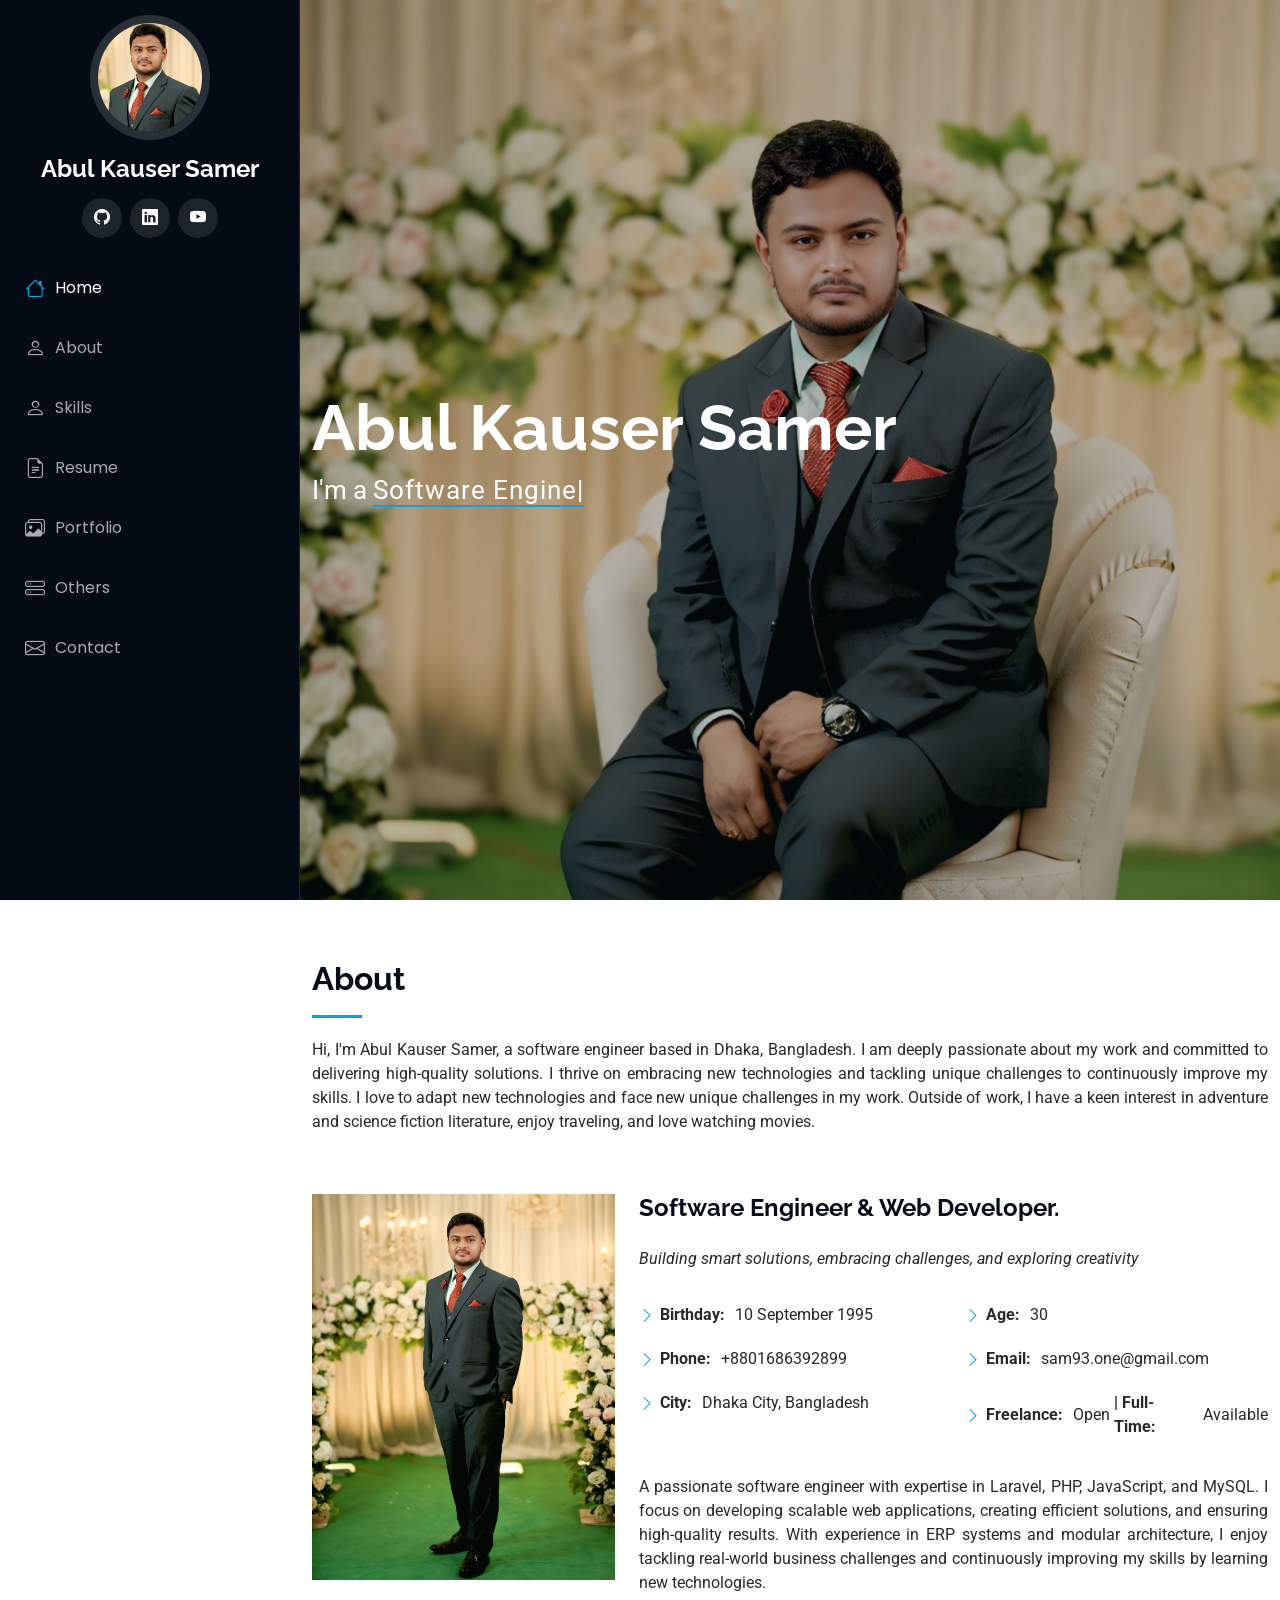
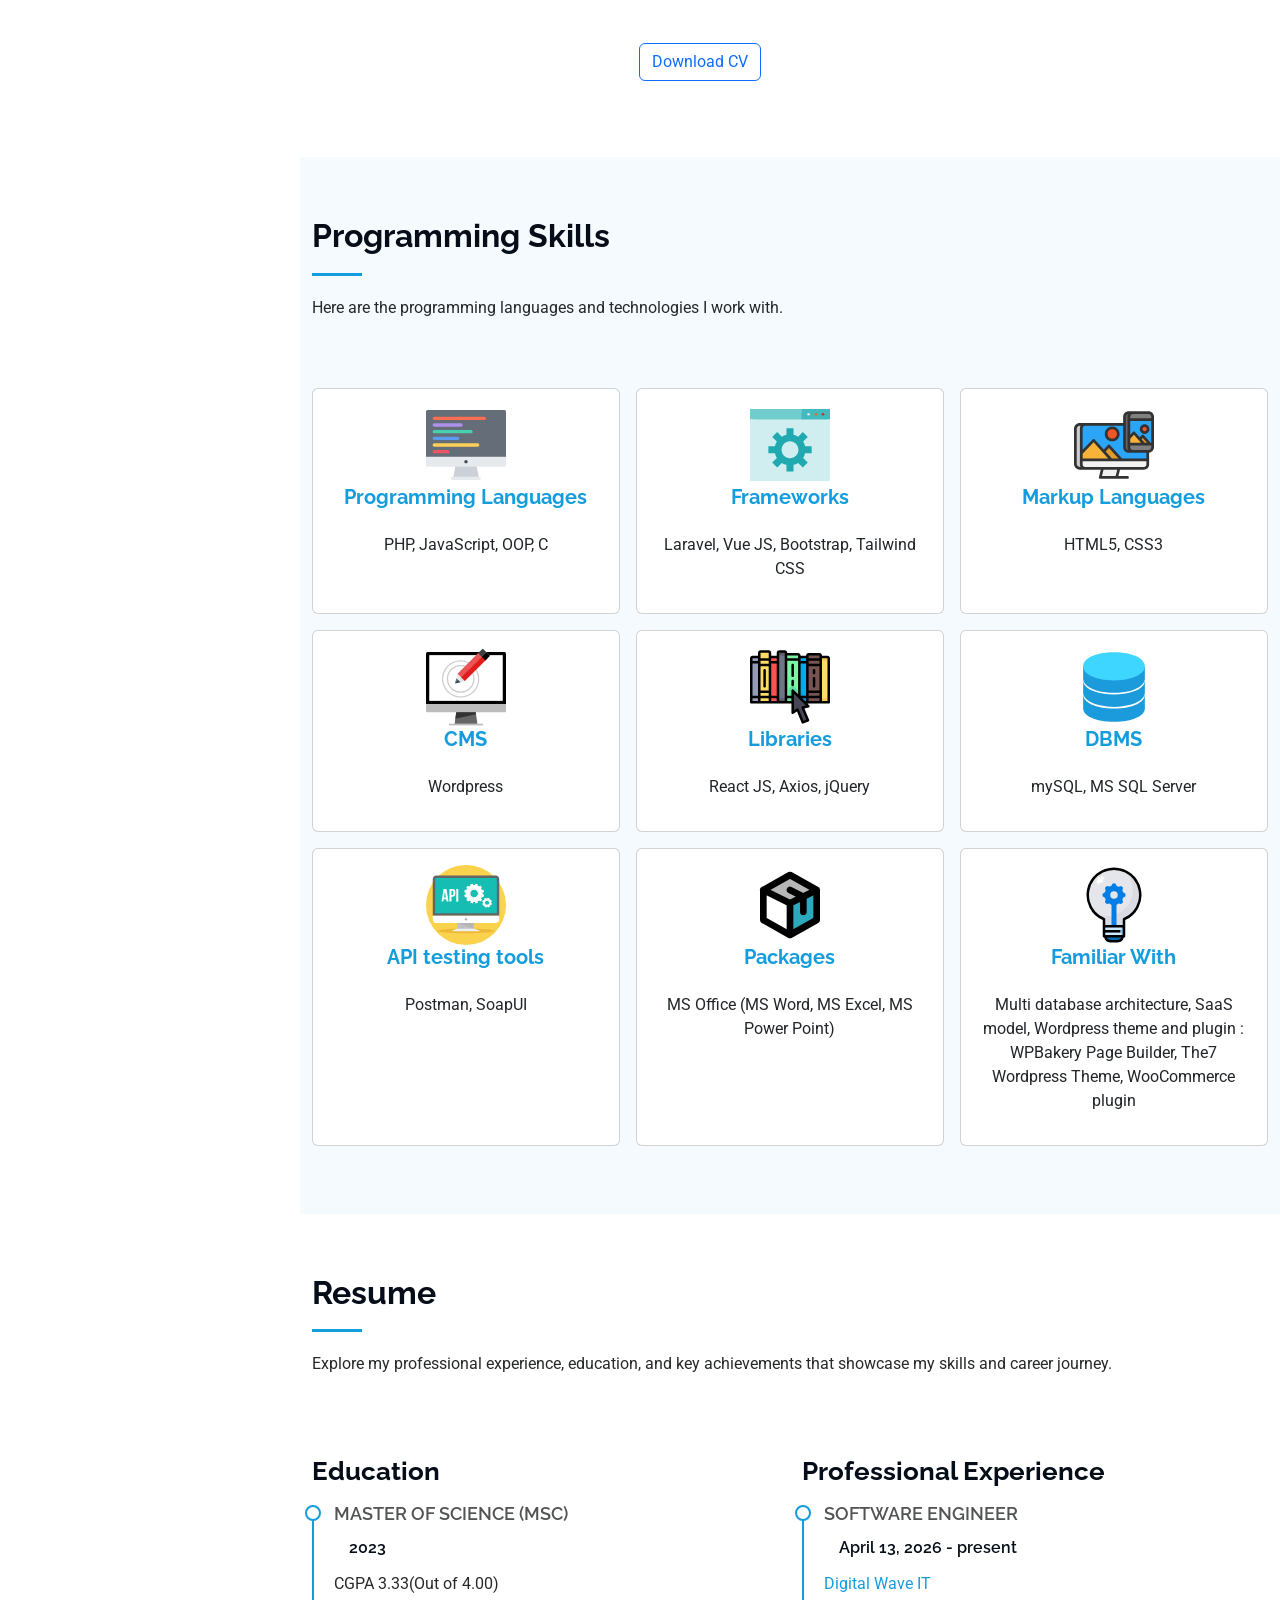
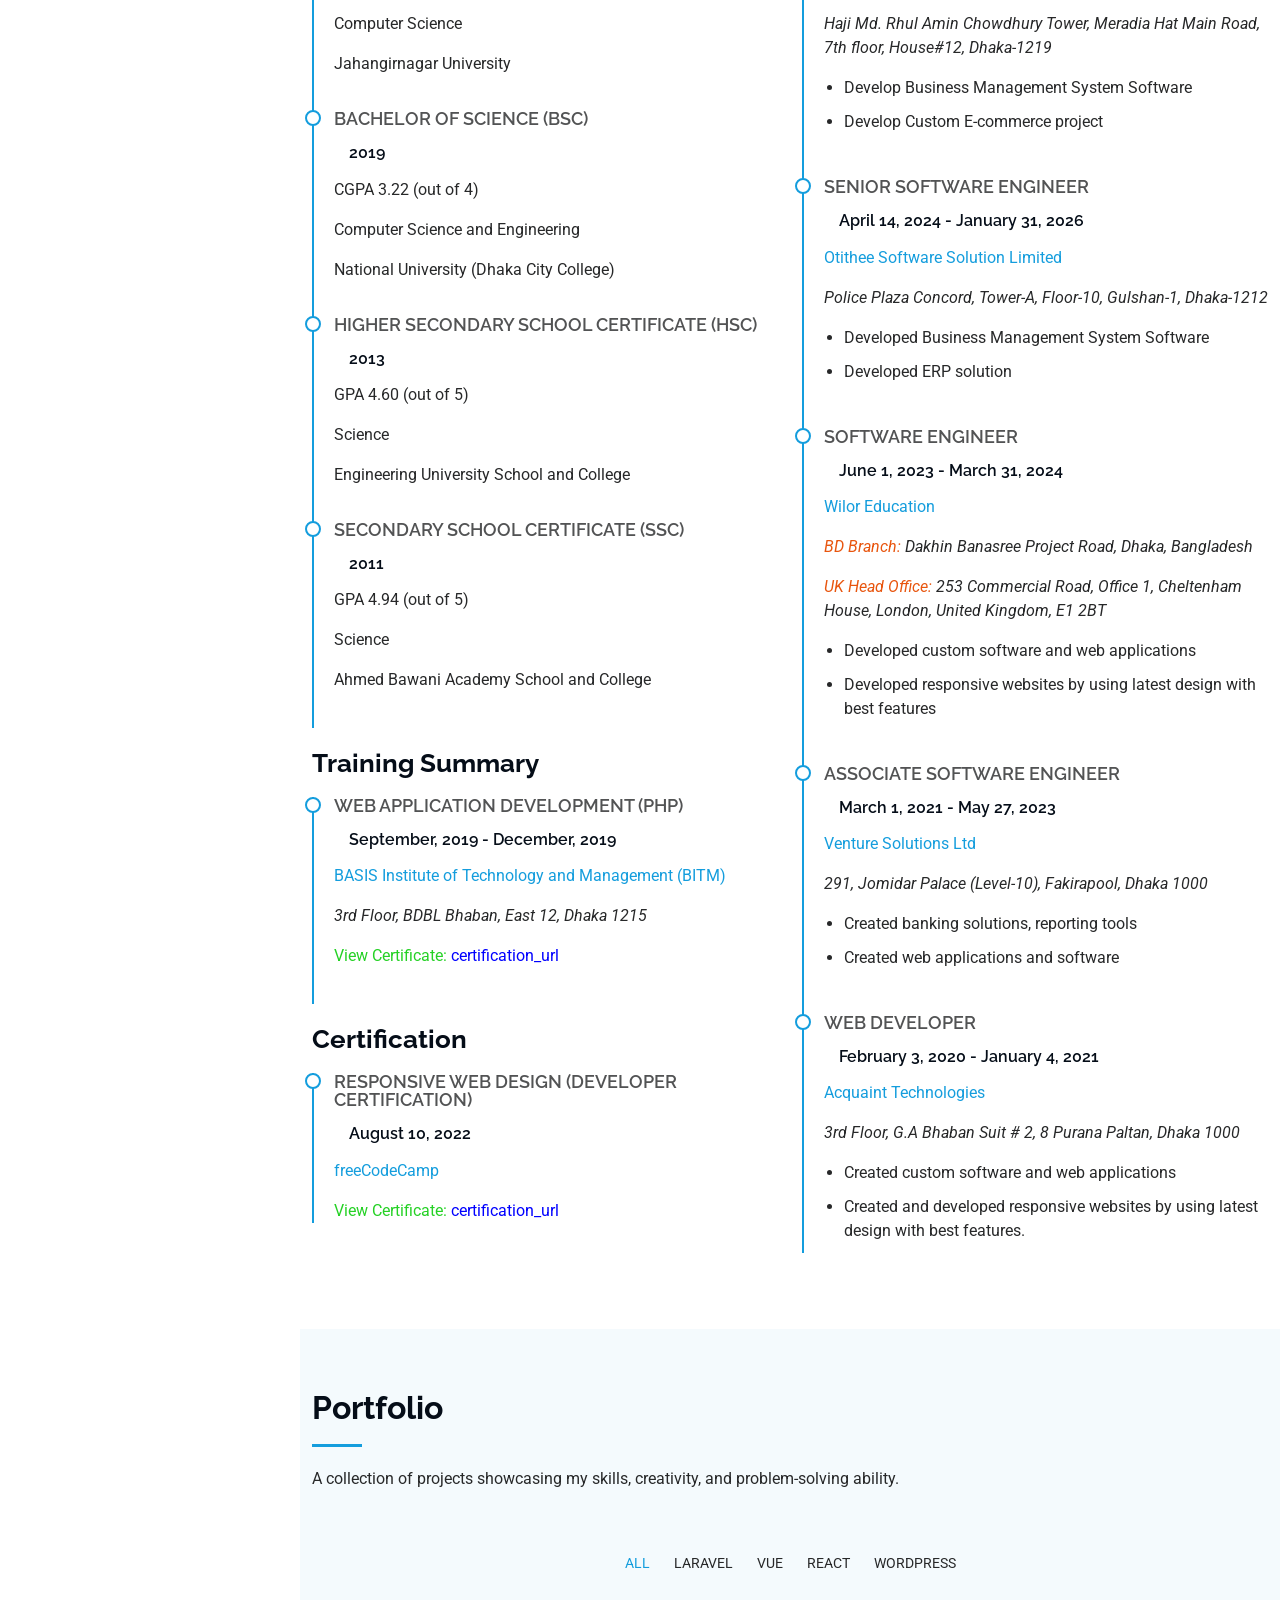
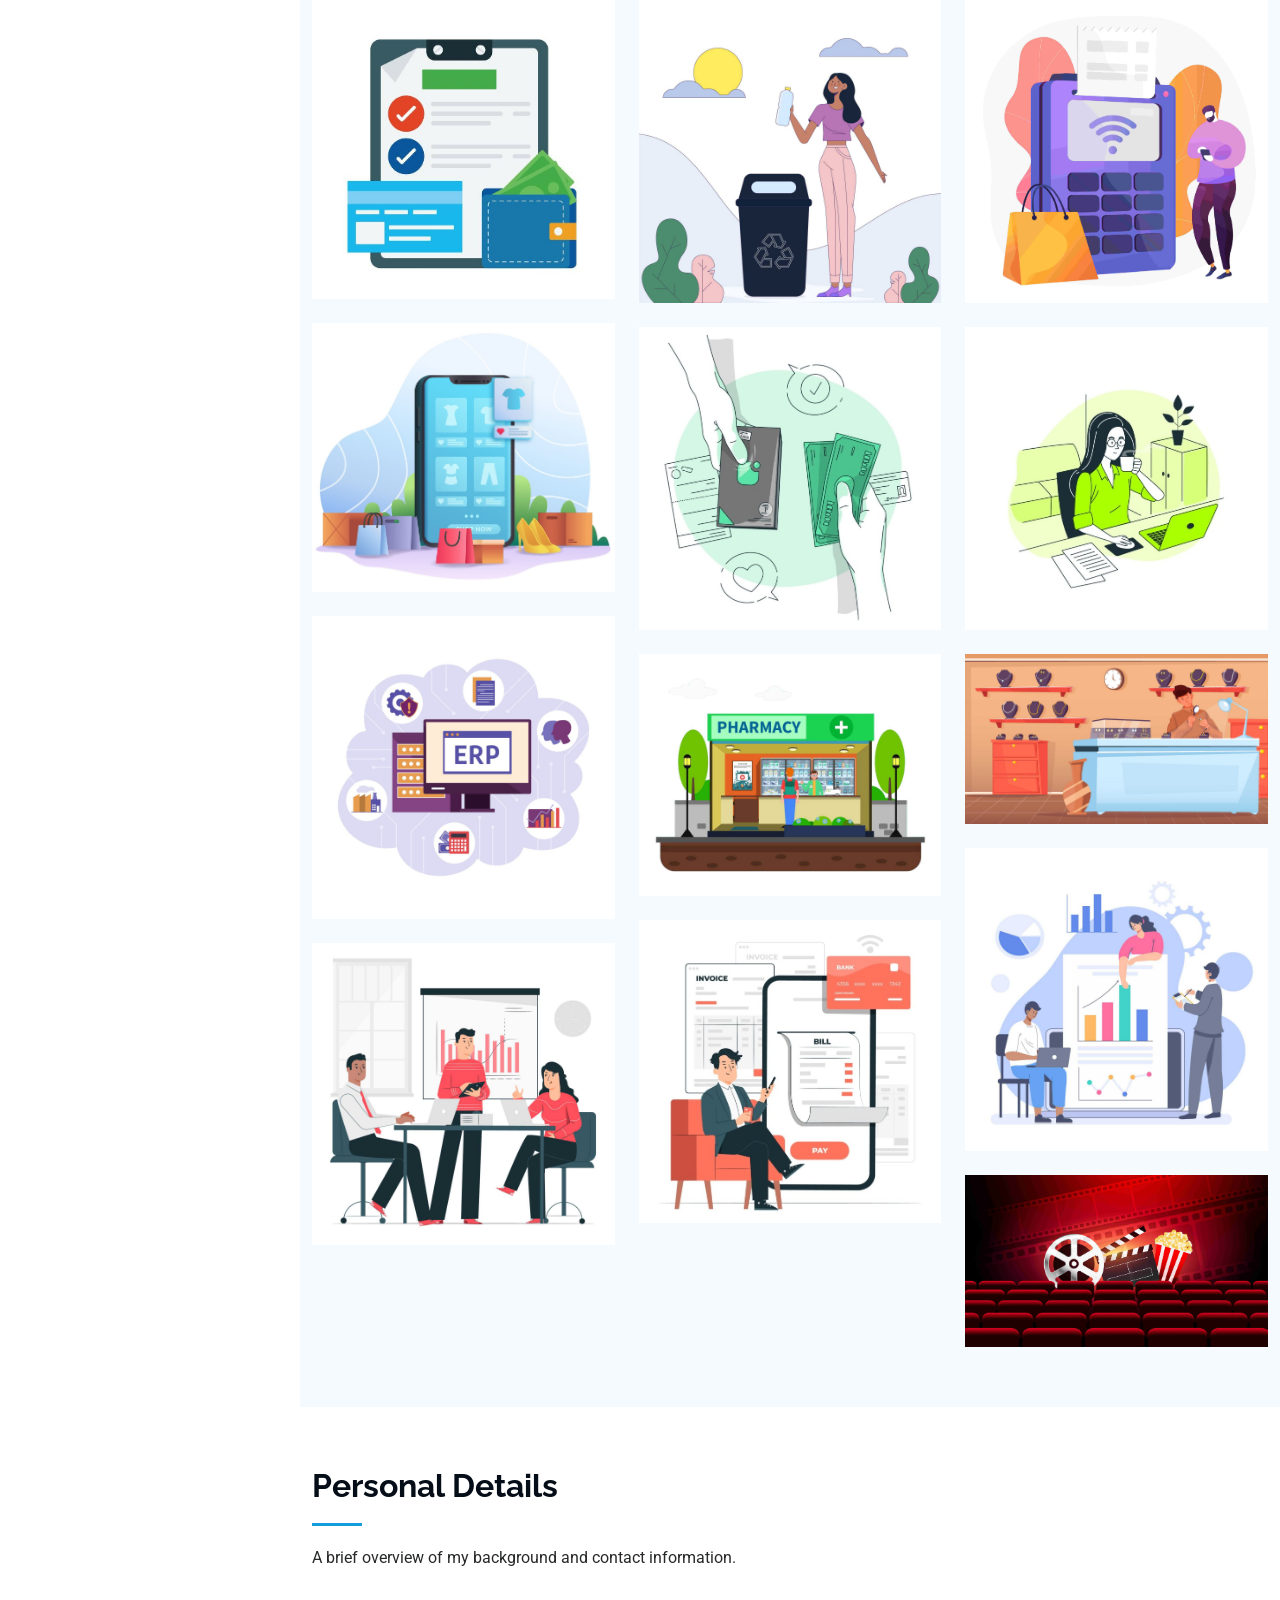
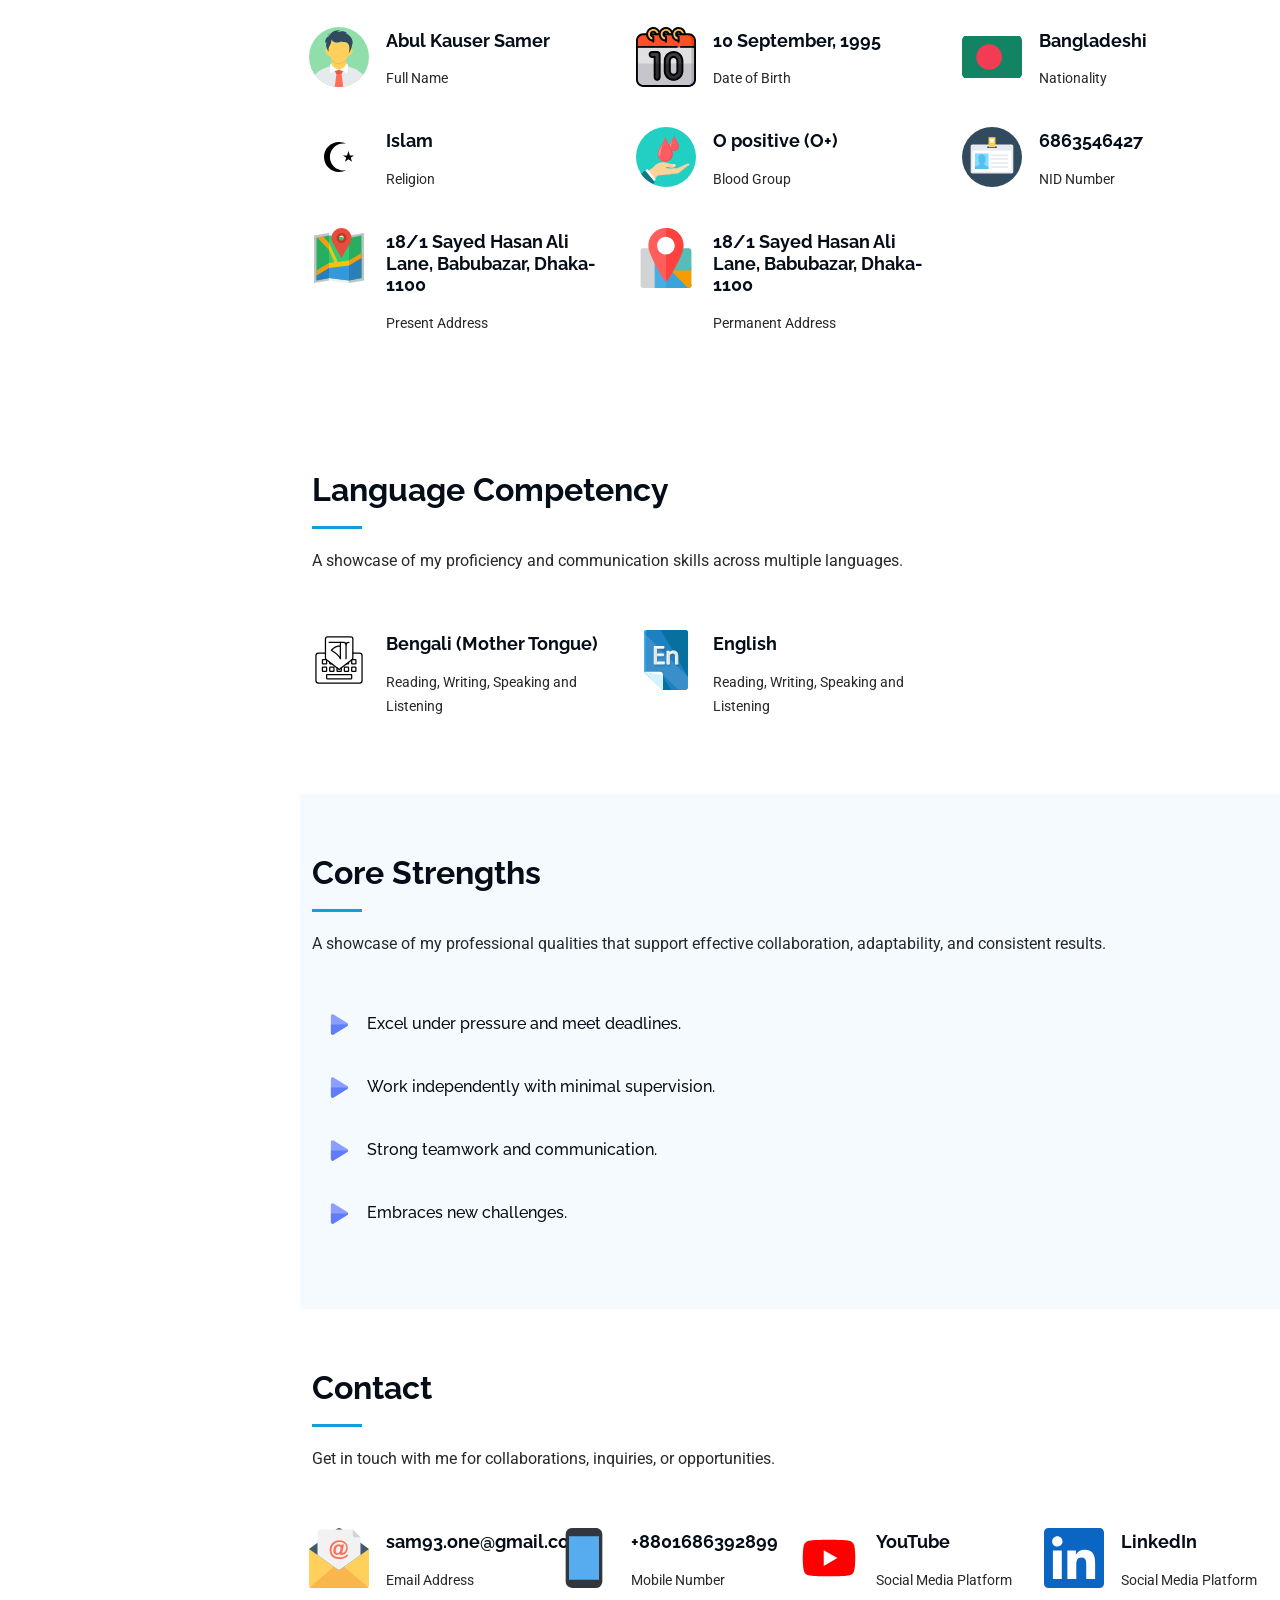
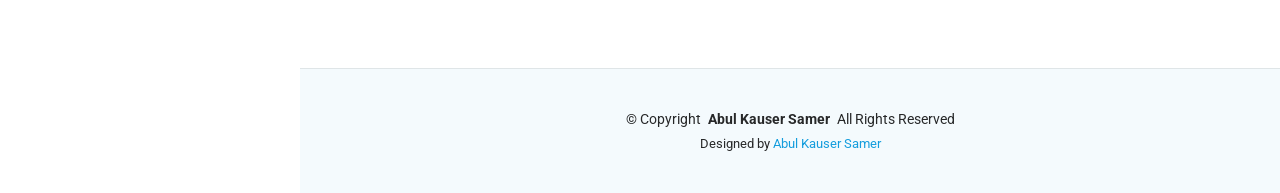
<file: index.html>
<!DOCTYPE html>
<html lang="en">

<head>
  <meta charset="utf-8">
  <meta content="width=device-width, initial-scale=1.0" name="viewport">
  <title>Abul Kauser Samer</title>
  <meta content="" name="description">
  <meta content="" name="keywords">

  <!-- Favicons -->
  <link href="assets/icons/user2.svg" rel="icon">
  <link href="assets/img/apple-touch-icon.png" rel="apple-touch-icon">

  <!-- Fonts -->
  <link href="https://fonts.googleapis.com" rel="preconnect">
  <link href="https://fonts.gstatic.com" rel="preconnect" crossorigin>
  <link href="https://fonts.googleapis.com/css2?family=Roboto:ital,wght@0,100;0,300;0,400;0,500;0,700;0,900;1,100;1,300;1,400;1,500;1,700;1,900&family=Poppins:ital,wght@0,100;0,200;0,300;0,400;0,500;0,600;0,700;0,800;0,900;1,100;1,200;1,300;1,400;1,500;1,600;1,700;1,800;1,900&family=Raleway:ital,wght@0,100;0,200;0,300;0,400;0,500;0,600;0,700;0,800;0,900;1,100;1,200;1,300;1,400;1,500;1,600;1,700;1,800;1,900&display=swap" rel="stylesheet">

  <!-- Vendor CSS Files -->
  <link href="assets/vendor/bootstrap/css/bootstrap.min.css" rel="stylesheet">
  <link href="assets/vendor/bootstrap-icons/bootstrap-icons.css" rel="stylesheet">
  <link href="assets/vendor/aos/aos.css" rel="stylesheet">
  <link href="assets/vendor/glightbox/css/glightbox.min.css" rel="stylesheet">
  <link href="assets/vendor/swiper/swiper-bundle.min.css" rel="stylesheet">

  <!-- Main CSS File -->
  <link href="assets/css/main.css" rel="stylesheet">
</head>

<body class="index-page">
  <header id="header" class="header dark-background d-flex flex-column">
    <i class="header-toggle d-xl-none bi bi-list"></i>

    <div class="profile-img">
      <img src="assets/img/3.jpg" alt="" class="img-fluid rounded-circle">
    </div>

    <a href="index.html" class="logo d-flex align-items-center justify-content-center">
      <h1 class="sitename">Abul Kauser Samer</h1>
    </a>

    <div class="social-links text-center">
      <!-- <a href="#" class="twitter"><i class="bi bi-twitter-x"></i></a> -->
      <!-- <a href="#" class="facebook"><i class="bi bi-facebook"></i></a> -->
      <!-- <a href="#" class="instagram"><i class="bi bi-instagram"></i></a> -->
      <a href="https://github.com/AmiSamer" class="google-plus"><i class="bi bi-github"></i></a>
      <a href="https://www.linkedin.com/in/abul-kauser-samer-649676198" class="linkedin"><i class="bi bi-linkedin"></i></a>
      <a href="https://www.youtube.com/channel/UCTgPCmjJCEcTSByV5ZvHFyw" class="linkedin"><i class="bi bi-youtube"></i></a>
    </div>

    <nav id="navmenu" class="navmenu">
      <ul>
        <li><a href="#hero" class="active"><i class="bi bi-house navicon"></i>Home</a></li>
        <li><a href="#about"><i class="bi bi-person navicon"></i> About</a></li>
        <li><a href="#skills"><i class="bi bi-person navicon"></i> Skills</a></li>
        <li><a href="#resume"><i class="bi bi-file-earmark-text navicon"></i> Resume</a></li>
        <li><a href="#portfolio"><i class="bi bi-images navicon"></i> Portfolio</a></li>
        <li><a href="#services"><i class="bi bi-hdd-stack navicon"></i> Others</a></li>
        <!-- <li class="dropdown"><a href="#"><i class="bi bi-menu-button navicon"></i> <span>Dropdown</span> <i class="bi bi-chevron-down toggle-dropdown"></i></a>
          <ul>
            <li><a href="#">Dropdown 1</a></li>
            <li class="dropdown"><a href="#"><span>Deep Dropdown</span> <i class="bi bi-chevron-down toggle-dropdown"></i></a>
              <ul>
                <li><a href="#">Deep Dropdown 1</a></li>
                <li><a href="#">Deep Dropdown 2</a></li>
              </ul>
            </li>
            <li><a href="#">Dropdown 2</a></li>
          </ul>
        </li> -->
        <li><a href="#contact"><i class="bi bi-envelope navicon"></i> Contact</a></li>
      </ul>
    </nav>
  </header>

  <main class="main">
    <!-- Hero Section -->
    <section id="hero" class="hero section dark-background">
      <img src="assets/img/1.jpg" alt="" data-aos="fade-in" class="">
      <div class="container" data-aos="fade-up" data-aos-delay="100">
        <h2>Abul Kauser Samer</h2>
        <p>I'm a <span class="typed" data-typed-items="Software Engineer, Full Stack Web Developer">Software Engineer</span><span class="typed-cursor typed-cursor--blink" aria-hidden="true"></span><span class="typed-cursor typed-cursor--blink" aria-hidden="true"></span></p>
      </div>
    </section><!-- /Hero Section -->

    <!-- About Section -->
    <section id="about" class="about section">
      <!-- Section Title -->
      <div class="container section-title" data-aos="fade-up">
        <h2>About</h2>
        <p style="text-align: justify;">
           Hi, I'm Abul Kauser Samer, a software engineer based in Dhaka, Bangladesh. 
           I am deeply passionate about my work and committed to delivering high-quality solutions. 
           I thrive on embracing new technologies and tackling unique challenges to continuously improve my skills. 
           I love to adapt new technologies and face new unique challenges in my work. 
           Outside of work, I have a keen interest in adventure and science fiction literature, enjoy traveling, and love watching movies.
        </p>
      </div><!-- End Section Title -->

      <div class="container" data-aos="fade-up" data-aos-delay="100">
        <div class="row gy-4 justify-content-center">
          <div class="col-lg-4">
            <img src="assets/img/2.jpg" class="img-fluid" alt="">
          </div>
          <div class="col-lg-8 content">
            <h2>Software Engineer &amp; Web Developer.</h2>
            <p class="fst-italic py-3">
              Building smart solutions, embracing challenges, and exploring creativity
            </p>
            <div class="row">
              <div class="col-lg-6">
                <ul>
                  <li><i class="bi bi-chevron-right"></i> <strong>Birthday:</strong> <span>10 September 1995</span></li>
                  <!-- <li><i class="bi bi-chevron-right"></i> <strong>Website:</strong> <span>www.example.com</span></li> -->
                  <li><i class="bi bi-chevron-right"></i> <strong>Phone:</strong> <span>+8801686392899</span></li>
                  <li><i class="bi bi-chevron-right"></i> <strong>City:</strong> <span>Dhaka City, Bangladesh</span></li>
                </ul>
              </div>
              <div class="col-lg-6">
                <ul>
                  <li><i class="bi bi-chevron-right"></i> <strong>Age:</strong> <span>30</span></li>
                  <!-- <li><i class="bi bi-chevron-right"></i> <strong>Degree:</strong> <span>Master</span></li> -->
                  <li><i class="bi bi-chevron-right"></i> <strong>Email:</strong> <span>sam93.one@gmail.com</span></li>
                  <li><i class="bi bi-chevron-right"></i> <strong>Freelance:</strong> <span>Open</span>&nbsp;<strong>| Full-Time:</strong> <span>Available</span></li>
                </ul>
              </div>
            </div>
            <p class="py-3" style="text-align: justify;">
           A passionate software engineer with expertise in Laravel, PHP, JavaScript, and MySQL. 
           I focus on developing scalable web applications, creating efficient solutions, and ensuring high-quality results. 
           With experience in ERP systems and modular architecture, I enjoy tackling real-world business challenges and continuously improving my skills by learning new technologies.
         </p>
         <div class="py-3">
          <a href="Abul Kauser Samer CV.pdf" data-text= "CV" target="_blank" download><button class="btn btn-hover-new btn-outline-primary">Download CV</button></a>
          </div>
        </div>
      </div>
    </section><!-- /About Section -->

   
    <!-- Skills Section -->
    <section id="skills" class="skills section light-background">
      <!-- Section Title -->
      <div class="container section-title" data-aos="fade-up">
        <h2>Programming Skills</h2>
        <p>Here are the programming languages and technologies I work with.</p>
      </div>
      <!-- End Section Title -->

      <div class="container my-2">
        <div class="row g-3">
          <!-- Skill Card: Programming Languages -->
          <div class="col-md-4">
            <div class="card text-center h-100">
              <div class="card-body">
                <img src="assets/icons/program.svg" alt="programming_language" height="80px" width="auto">
                <h5 class="card-title" style="color: #149ddd;"><strong>Programming Languages</strong></h5>
                <p class="card-text py-3">PHP, JavaScript, OOP, C</p>
              </div>
            </div>
          </div>

          <!-- Skill Card: Frameworks -->
          <div class="col-md-4">
            <div class="card text-center h-100">
              <div class="card-body">
                <img src="assets/icons/framework.svg" alt="framework" height="80px" width="auto">
                <h5 class="card-title" style="color: #149ddd;"><strong>Frameworks</strong></h5>
                <p class="card-text py-3">Laravel, Vue JS, Bootstrap, Tailwind CSS</p>
              </div>
            </div>
          </div>

          <!-- Skill Card: Markup Languages -->
          <div class="col-md-4">
            <div class="card text-center h-100">
              <div class="card-body">
                <img src="assets/icons/markup_language.svg" alt="markup_language" height="80px" width="auto">
                <h5 class="card-title" style="color: #149ddd;"><strong>Markup Languages</strong></h5>
                <p class="card-text py-3">HTML5, CSS3</p>
              </div>
            </div>
          </div>

          <!-- Skill Card: CMS -->
          <div class="col-md-4">
            <div class="card text-center h-100">
              <div class="card-body">
                <img src="assets/icons/cms.svg" alt="cms" height="80px" width="auto">
                <h5 class="card-title" style="color: #149ddd;"><strong>CMS</strong></h5>
                <p class="card-text py-3">Wordpress</p>
              </div>
            </div>
          </div>

          <!-- Skill Card: Libraries -->
          <div class="col-md-4">
            <div class="card text-center h-100">
              <div class="card-body">
                <img src="assets/icons/library.svg" alt="library" height="80px" width="auto">
                <h5 class="card-title" style="color: #149ddd;"><strong>Libraries</strong></h5>
                <p class="card-text py-3">React JS, Axios, jQuery</p>
              </div>
            </div>
          </div>

          <!-- Skill Card: DBMS -->
          <div class="col-md-4">
            <div class="card text-center h-100">
              <div class="card-body">
                <img src="assets/icons/dbms.svg" alt="dbms" height="80px" width="auto">
                <h5 class="card-title" style="color: #149ddd;"><strong>DBMS</strong></h5>
                <p class="card-text py-3">mySQL, MS SQL Server</p>
              </div>
            </div>
          </div>

           <!-- Skill Card: API testing tools -->
          <div class="col-md-4">
            <div class="card text-center h-100">
              <div class="card-body">
                <img src="assets/icons/api.svg" alt="api_testing_tools" height="80px" width="auto">
                <h5 class="card-title" style="color: #149ddd;"><strong>API testing tools</strong></h5>
                <p class="card-text py-3">Postman, SoapUI</p>
              </div>
            </div>
          </div>

           <!-- Skill Card: Packages -->
          <div class="col-md-4">
            <div class="card text-center h-100">
              <div class="card-body">
                <img src="assets/icons/package.svg" alt="package" height="80px" width="auto">
                <h5 class="card-title" style="color: #149ddd;"><strong>Packages</strong></h5>
                <p class="card-text py-3">MS Office (MS Word, MS Excel, MS Power Point)</p>
              </div>
            </div>
          </div>

           <!-- Skill Card: Familiar With -->
          <div class="col-md-4">
            <div class="card text-center h-100">
              <div class="card-body">
                <img src="assets/icons/familiar.svg" alt="familiar_with" height="80px" width="auto">
                <h5 class="card-title" style="color: #149ddd;"><strong>Familiar With</strong></h5>
                <p class="card-text py-3">Multi database architecture, SaaS model, Wordpress theme and plugin : WPBakery Page Builder, The7 Wordpress Theme, WooCommerce plugin</p>
              </div>
            </div>
          </div>
        </div>
      </div>
    
    </section>
    <!-- /Skills Section -->

    <!-- Resume Section -->
    <section id="resume" class="resume section">
      <!-- Section Title -->
      <div class="container section-title" data-aos="fade-up">
        <h2>Resume</h2>
        <p>
          Explore my professional experience, education, and key achievements that showcase my skills and career journey.
        </p>
      </div><!-- End Section Title -->

      <div class="container">
        <div class="row">
          <div class="col-lg-6" data-aos="fade-up" data-aos-delay="100">  
            <h3 class="resume-title">Education</h3>
            <div class="resume-item">
              <h4>Master of Science (MSc)</h4>
              <h5>2023</h5>
              <p>CGPA 3.33(Out of 4.00)</p>
              <p>Computer Science</p>
              <p>Jahangirnagar University</p>
            </div><!-- Edn Resume Item -->

            <div class="resume-item">
              <h4>Bachelor of Science (BSc)</h4>
              <h5>2019</h5>
              <p>CGPA 3.22 (out of 4)</p>
              <p>Computer Science and Engineering</p>
              <p>National University (Dhaka City College)</p>
            </div><!-- Edn Resume Item -->

             <div class="resume-item">
              <h4>Higher Secondary School Certificate (HSC)</h4>
              <h5>2013</h5>
              <p>GPA 4.60 (out of 5)</p>
              <p>Science</p>
              <p>Engineering University School and College</p>
            </div><!-- Edn Resume Item -->

             <div class="resume-item">
              <h4>Secondary School Certificate (SSC)</h4>
              <h5>2011</h5>
              <p>GPA 4.94 (out of 5)</p>
              <p>Science</p>
              <p>Ahmed Bawani Academy School and College</p>
            </div><!-- Edn Resume Item -->

             <h3 class="resume-title">Training Summary</h3>
              <div class="resume-item">
                <h4>Web Application Development (PHP)</h4>
                <h5>September, 2019 - December, 2019</h5>
                <p><span style="color: #149ddd;">BASIS Institute of Technology and Management (BITM)</span></p>
                <p><em>3rd Floor, BDBL Bhaban, East 12, Dhaka 1215</em></p>
               <p><span style="color: rgb(37, 209, 37);">View Certificate:</span> <a style ="color: blue !important;" href="https://github.com/samerOffice/bitm_certificate/wiki">certification_url</a></p>
              </div><!-- Edn Resume Item -->

              <h3 class="resume-title">Certification</h3>
              <div class="resume-item">
                <h4>Responsive Web Design (Developer Certification)</h4>
                <h5>August 10, 2022</h5>
                <p><span style="color: #149ddd;"><a href="https://www.freecodecamp.org/">freeCodeCamp</a></span></p>
               <p><span style="color: rgb(37, 209, 37);">View Certificate:</span> <a style ="color: blue !important;" href="https://www.freecodecamp.org/certification/abulkausersamer/responsive-web-design">certification_url</a></p>
              </div><!-- Edn Resume Item -->

          </div>

          <div class="col-lg-6" data-aos="fade-up" data-aos-delay="200">
            <h3 class="resume-title">Professional Experience</h3>
            <div class="resume-item">
              <h4>Software Engineer</h4>
              <h5>April 13, 2026 - present</h5>
              <p><span style="color: #149ddd;">Digital Wave IT</span></p>
              <p><em>Haji Md. Rhul Amin Chowdhury Tower, Meradia Hat Main Road, 7th floor, House#12, Dhaka-1219</em></p>
              <ul>
                <li>Develop Business Management System Software</li>
                <li>Develop Custom E-commerce project</li>
              </ul>
            </div><!-- Edn Resume Item -->
            <div class="resume-item">
              <h4>Senior Software Engineer</h4>
              <h5>April 14, 2024 - January 31, 2026</h5>
              <p><span style="color: #149ddd;">Otithee Software Solution Limited</span></p>
              <p><em>Police Plaza Concord, Tower-A, Floor-10, Gulshan-1, Dhaka-1212</em></p>
              <ul>
                <li>Developed Business Management System Software</li>
                <li>Developed ERP solution</li>
              </ul>
            </div><!-- Edn Resume Item -->

             <div class="resume-item">
              <h4>Software Engineer</h4>
              <h5>June 1, 2023 - March 31, 2024</h5>
              <p><span style="color: #149ddd;">Wilor Education</span></p>
              <p><em><span style="color: #e8550e;">BD Branch:</span> Dakhin Banasree Project Road, Dhaka, Bangladesh</em></p>
              <p><em><span style="color: #e8550e;">UK Head Office:</span> 253 Commercial Road, Office 1, Cheltenham House, London, United Kingdom, E1 2BT </em></p>
              <ul>
                <li>Developed custom software and web applications</li>
                <li>Developed responsive websites by using latest design with best features</li>
              </ul>
            </div><!-- Edn Resume Item -->

             <div class="resume-item">
              <h4>Associate Software Engineer</h4>
              <h5>March 1, 2021 - May 27, 2023</h5>
              <p><span style="color: #149ddd;">Venture Solutions Ltd</span></p>
              <p><em>291, Jomidar Palace (Level-10), Fakirapool, Dhaka 1000</em></p>
              <ul>
                <li>Created banking solutions, reporting tools</li>
                <li>Created web applications and software</li>
              </ul>
            </div><!-- Edn Resume Item -->

           <div class="resume-item">
              <h4>Web Developer</h4>
              <h5>February 3, 2020 - January 4, 2021</h5>
              <p><span style="color: #149ddd;">Acquaint Technologies</span></p>
              <p><em>3rd Floor, G.A Bhaban Suit # 2, 8 Purana Paltan, Dhaka 1000</em></p>
              <ul>
                <li>Created custom software and web applications</li>
                <li>Created and developed responsive websites by using latest design with best features.</li>
              </ul>
            </div><!-- Edn Resume Item -->
          </div>
        </div>

      </div>

    </section><!-- /Resume Section -->

    <!-- Portfolio Section -->
    <section id="portfolio" class="portfolio section light-background">

      <!-- Section Title -->
      <div class="container section-title" data-aos="fade-up">
        <h2>Portfolio</h2>
        <p>A collection of projects showcasing my skills, creativity, and problem-solving ability.</p>
      </div><!-- End Section Title -->

      <div class="container">

        <div class="isotope-layout" data-default-filter="*" data-layout="masonry" data-sort="original-order">

          <ul class="portfolio-filters isotope-filters" data-aos="fade-up" data-aos-delay="100">
            <li data-filter="*" class="filter-active">All</li>
            <li data-filter=".filter-laravel">Laravel</li>
            <li data-filter=".filter-Vue">Vue</li>
            <li data-filter=".filter-React">React</li>
            <li data-filter=".filter-Wordpress">Wordpress</li>
          </ul><!-- End Portfolio Filters -->

          <div class="row gy-4 isotope-container" data-aos="fade-up" data-aos-delay="200">


            <div class="col-lg-4 col-md-6 portfolio-item isotope-item filter-laravel">
              <div class="portfolio-content h-100">
                <img src="assets/img/portfolio/dokaner_hishab.jpg" class="img-fluid" alt="">
                <div class="portfolio-info">
                  <h4>Dokaner Hishab</h4>
                  <p>Dokaner Hishab – SaaS-based inventory and sales management app with online/offline sync and business reporting.</p>
                  <a href="assets/img/portfolio/dokaner_hishab.jpg" title="Smart Bin" data-gallery="portfolio-gallery-app" class="glightbox preview-link"><i class="bi bi-zoom-in"></i></a>
                  <a href="https://dokanerhishab.com/" target="_blank" title="More Details" class="details-link"><i class="bi bi-link-45deg"></i></a>
                </div>
              </div>
            </div><!-- End Portfolio Item -->

            <div class="col-lg-4 col-md-6 portfolio-item isotope-item filter-laravel">
              <div class="portfolio-content h-100">
                <img src="assets/img/portfolio/smart_bin.jpg" class="img-fluid" alt="">
                <div class="portfolio-info">
                  <h4>Smart Bin</h4>
                  <p>An automated dustbin that segregates waste, detects overflow, and dispenses antibacterial tissues.</p>
                  <a href="assets/img/portfolio/smart_bin.jpg" title="Smart Bin" data-gallery="portfolio-gallery-app" class="glightbox preview-link"><i class="bi bi-zoom-in"></i></a>
                  <a href="https://www.youtube.com/watch?v=ng-H_JyVbIY&feature=youtu.be" target="_blank" title="More Details" class="details-link"><i class="bi bi-link-45deg"></i></a>
                </div>
              </div>
            </div><!-- End Portfolio Item -->

            <div class="col-lg-4 col-md-6 portfolio-item isotope-item filter-laravel">
              <div class="portfolio-content h-100">
                <img src="assets/img/portfolio/shop_management.jpg" class="img-fluid" alt="">
                <div class="portfolio-info">
                  <h4>Shop Management System</h4>
                  <p>A comprehensive shop management system with employee, inventory, POS, asset, document, reporting, and accounts management.</p>
                  <a href="assets/img/portfolio/shop_management.jpg" title="Shop Management System" data-gallery="portfolio-gallery-product" class="glightbox preview-link"><i class="bi bi-zoom-in"></i></a>
                  <a href="#" target="_blank" title="More Details" class="details-link"><i class="bi bi-link-45deg"></i></a>
                </div>
              </div>
            </div><!-- End Portfolio Item -->

            <div class="col-lg-4 col-md-6 portfolio-item isotope-item filter-laravel">
              <div class="portfolio-content h-100">
                <img src="assets/img/portfolio/e_shop.jpg" class="img-fluid" alt="">
                <div class="portfolio-info">
                  <h4>ShopHub</h4>
                  <p>ShopHub – Laravel e-commerce app with secure user carts, product browsing, and order management.</p>
                  <a href="assets/img/portfolio/e_shop.jpg" title="E-Shop" data-gallery="portfolio-gallery-branding" class="glightbox preview-link"><i class="bi bi-zoom-in"></i></a>
                  <a href="https://ecom.monojogot.com/" target="_blank" title="More Details" class="details-link"><i class="bi bi-link-45deg"></i></a>
                </div>
              </div>
            </div><!-- End Portfolio Item -->

            <div class="col-lg-4 col-md-6 portfolio-item isotope-item filter-laravel filter-Vue">
              <div class="portfolio-content h-100">
                <img src="assets/img/portfolio/e_hisab.jpg" class="img-fluid" alt="">
                <div class="portfolio-info">
                  <h4>e-Hisab</h4>
                  <p>A business solution for organizing daily sales and managing sales reports.</p>
                  <a href="assets/img/portfolio/e_hisab.jpg" title="e-Hisab" data-gallery="portfolio-gallery-book" class="glightbox preview-link"><i class="bi bi-zoom-in"></i></a>
                  <a href="https://github.com/AmiSamer/vue_laravel_business_app" target="_blank" title="More Details" class="details-link"><i class="bi bi-link-45deg"></i></a>
                </div>
              </div>
            </div><!-- End Portfolio Item -->

            <div class="col-lg-4 col-md-6 portfolio-item isotope-item filter-Wordpress">
              <div class="portfolio-content h-100">
                <img src="assets/img/portfolio/kamruns_diary.jpg" class="img-fluid" alt="">
                <div class="portfolio-info">
                  <h4>Kamrun's Diary</h4>
                  <p>A personal blog of Kamrun Nahar, a creative writer featured in websites, newspapers, and magazines across Bangladesh and India.</p>
                  <a href="assets/img/portfolio/kamruns_diary.jpg" title="Kamrun's Diary" data-gallery="portfolio-gallery-app" class="glightbox preview-link"><i class="bi bi-zoom-in"></i></a>
                  <a href="https://365techworld.com/kamrun_diary/" target="_blank" title="More Details" class="details-link"><i class="bi bi-link-45deg"></i></a>
                </div>
              </div>
            </div><!-- End Portfolio Item -->

            <div class="col-lg-4 col-md-6 portfolio-item isotope-item filter-laravel">
              <div class="portfolio-content h-100">
                <img src="assets/img/portfolio/fusion_erp.jpg" class="img-fluid" alt="">
                <div class="portfolio-info">
                  <h4>Otithee FusionERP</h4>
                  <p>Production and manufacturing ERP Solution</p>
                  <a href="assets/img/portfolio/fusion_erp.jpg" title="Otithee FusionERP" data-gallery="portfolio-gallery-product" class="glightbox preview-link"><i class="bi bi-zoom-in"></i></a>
                  <a href="#" target="_blank" title="More Details" class="details-link"><i class="bi bi-link-45deg"></i></a>
                </div>
              </div>
            </div><!-- End Portfolio Item -->

            <div class="col-lg-4 col-md-6 portfolio-item isotope-item filter-laravel">
              <div class="portfolio-content h-100">
                <img src="assets/img/portfolio/pharma.jpg" class="img-fluid" alt="">
                <div class="portfolio-info">
                  <h4>Otithee Pharma</h4>
                  <p>Pharmacy Shop Management System</p>
                  <a href="assets/img/portfolio/pharma.jpg" title="Otithee Pharma" data-gallery="portfolio-gallery-product" class="glightbox preview-link"><i class="bi bi-zoom-in"></i></a>
                  <a href="#" target="_blank" title="More Details" class="details-link"><i class="bi bi-link-45deg"></i></a>
                </div>
              </div>
            </div><!-- End Portfolio Item -->

             <div class="col-lg-4 col-md-6 portfolio-item isotope-item filter-laravel">
              <div class="portfolio-content h-100">
                <img src="assets/img/portfolio/gohona.jpg" class="img-fluid" alt="">
                <div class="portfolio-info">
                  <h4>Gohona</h4>
                  <p>Jewellery Shop Management System</p>
                  <a href="assets/img/portfolio/gohona.jpg" title="Gohona" data-gallery="portfolio-gallery-product" class="glightbox preview-link"><i class="bi bi-zoom-in"></i></a>
                  <a href="#" title="More Details" target="_blank" class="details-link"><i class="bi bi-link-45deg"></i></a>
                </div>
              </div>
            </div><!-- End Portfolio Item -->

             <div class="col-lg-4 col-md-6 portfolio-item isotope-item filter-laravel">
              <div class="portfolio-content h-100">
                <img src="assets/img/portfolio/work.jpg" class="img-fluid" alt="">
                <div class="portfolio-info">
                  <h4>Work Management Report</h4>
                  <p>A project management software enabling admins and managers to oversee projects and reports, while employees log and update daily work.</p>
                  <a href="assets/img/portfolio/work.jpg" title="Work Management Report" data-gallery="portfolio-gallery-product" class="glightbox preview-link"><i class="bi bi-zoom-in"></i></a>
                  <a href="https://github.com/AmiSamer/Work-Management-Report" target="_blank" title="More Details" class="details-link"><i class="bi bi-link-45deg"></i></a>
                </div>
              </div>
            </div><!-- End Portfolio Item -->

              <div class="col-lg-4 col-md-6 portfolio-item isotope-item filter-Vue">
              <div class="portfolio-content h-100">
                <img src="assets/img/portfolio/invoice_app.jpg" class="img-fluid" alt="">
                <div class="portfolio-info">
                  <h4>Invoice App</h4>
                  <p>Simple and efficient application to create, manage, and track invoices seamlessly.</p>
                  <a href="assets/img/portfolio/invoice_app.jpg" title="Invoice App" data-gallery="portfolio-gallery-product" class="glightbox preview-link"><i class="bi bi-zoom-in"></i></a>
                  <a href="https://github.com/AmiSamer/laravel_vue_invoice_app" target="_blank" title="More Details" class="details-link"><i class="bi bi-link-45deg"></i></a>
                </div>
              </div>
            </div><!-- End Portfolio Item -->

             <div class="col-lg-4 col-md-6 portfolio-item isotope-item filter-laravel">
              <div class="portfolio-content h-100">
                <img src="assets/img/portfolio/ezymeeting.jpg" class="img-fluid" alt="">
                <div class="portfolio-info">
                  <h4>EzyMeeting</h4>
                  <p>Meeting Management System</p>
                  <a href="assets/img/portfolio/ezymeeting.jpg" title="EzyMeeting" data-gallery="portfolio-gallery-product" class="glightbox preview-link"><i class="bi bi-zoom-in"></i></a>
                  <a href="http://ezy-meeting.com/ezy-laravel/login" target="_blank" title="More Details" class="details-link"><i class="bi bi-link-45deg"></i></a>
                </div>
              </div>
            </div><!-- End Portfolio Item -->

            <div class="col-lg-4 col-md-6 portfolio-item isotope-item filter-React">
              <div class="portfolio-content h-100">
                <img src="assets/img/portfolio/movie_portal.jpg" class="img-fluid" alt="">
                <div class="portfolio-info">
                  <h4>Movie Hub</h4>
                  <p>Discover the latest and trending movies, and search for your favorites instantly.</p>
                  <a href="assets/img/portfolio/movie_portal.jpg" title="Movie Hub" data-gallery="portfolio-gallery-product" class="glightbox preview-link"><i class="bi bi-zoom-in"></i></a>
                  <a href="https://moviehub.monojogot.com/" target="_blank" title="More Details" class="details-link"><i class="bi bi-link-45deg"></i></a>
                </div>
              </div>
            </div><!-- End Portfolio Item -->
           
          </div><!-- End Portfolio Container -->
        </div>
      </div>

    </section><!-- /Portfolio Section -->

    <!-- Personal Information Section -->
    <section id="services" class="services section">

      <!-- Section Title -->
      <div class="container section-title" data-aos="fade-up">
        <h2>Personal Details</h2>
        <p>A brief overview of my background and contact information.</p>
      </div><!-- End Section Title -->

      <div class="container">
        <div class="row gy-4">
          <div class="col-lg-4 col-md-6 service-item d-flex" data-aos="fade-up" data-aos-delay="100">
            <div class="icon flex-shrink-0">
              <!-- <i class="bi bi-briefcase"></i> -->
              <img src="assets/icons/user.svg" alt="full_name" height="60px" width="auto">
            </div>
            <div>
              <h4 class="title">Abul Kauser Samer</h4>
              <p class="description">Full Name</p>
            </div>
          </div>
          <!-- End -->

          <div class="col-lg-4 col-md-6 service-item d-flex" data-aos="fade-up" data-aos-delay="200">
            <div class="icon flex-shrink-0">
               <img src="assets/icons/calendar.svg" alt="date_of_birth" height="60px" width="auto">
            </div>
            <div>
              <h4 class="title">10 September, 1995</h4>
              <p class="description">Date of Birth</p>
            </div>
          </div><!-- End -->

          <div class="col-lg-4 col-md-6 service-item d-flex" data-aos="fade-up" data-aos-delay="300">
            <div class="icon flex-shrink-0">
               <img src="assets/icons/nationality.svg" alt="nationality" height="60px" width="auto">
            </div>
            <div>
              <h4 class="title">Bangladeshi</h4>
              <p class="description">Nationality</p>
            </div>
          </div><!-- End -->

          <div class="col-lg-4 col-md-6 service-item d-flex" data-aos="fade-up" data-aos-delay="400">
            <div class="icon flex-shrink-0">
               <img src="assets/icons/religion.svg" alt="religion" height="60px" width="auto">
            </div>
            <div>
              <h4 class="title">Islam</h4>
              <p class="description">Religion</p>
            </div>
          </div><!-- End -->

          <div class="col-lg-4 col-md-6 service-item d-flex" data-aos="fade-up" data-aos-delay="500">
            <div class="icon flex-shrink-0">
               <img src="assets/icons/blood.svg" alt="blood_group" height="60px" width="auto">
            </div>
            <div>
              <h4 class="title">O positive (O+)</h4>
              <p class="description">Blood Group</p>
            </div>
          </div><!-- End -->

          <div class="col-lg-4 col-md-6 service-item d-flex" data-aos="fade-up" data-aos-delay="600">
            <div class="icon flex-shrink-0">
               <img src="assets/icons/nid.svg" alt="nid" height="60px" width="auto">
            </div>
            <div>
              <h4 class="title">6863546427</h4>
              <p class="description">NID Number</p>
            </div>
          </div><!-- End -->

          <div class="col-lg-4 col-md-6 service-item d-flex" data-aos="fade-up" data-aos-delay="600">
            <div class="icon flex-shrink-0">
               <img src="assets/icons/present_address.svg" alt="present_address" height="60px" width="auto">
            </div>
            <div>
              <h4 class="title">18/1 Sayed Hasan Ali Lane, Babubazar, Dhaka-1100</h4>
              <p class="description">Present Address</p>
            </div>
          </div><!-- End -->

          <div class="col-lg-4 col-md-6 service-item d-flex" data-aos="fade-up" data-aos-delay="600">
            <div class="icon flex-shrink-0">
               <img src="assets/icons/permanent_address.svg" alt="permanent_address" height="60px" width="auto">
            </div>
            <div>
              <h4 class="title">18/1 Sayed Hasan Ali Lane, Babubazar, Dhaka-1100</h4>
              <p class="description">Permanent Address</p>
            </div>
          </div><!-- End -->
        </div>
      </div>

    </section><!-- /Personal Information Section -->

    <!-- Language Section -->
    <section id="services" class="services section">

      <!-- Section Title -->
      <div class="container section-title" data-aos="fade-up">
        <h2>Language Competency</h2>
        <p>A showcase of my proficiency and communication skills across multiple languages.</p>
      </div><!-- End Section Title -->

      <div class="container">

        <div class="row gy-4">

          <div class="col-lg-4 col-md-6 service-item d-flex" data-aos="fade-up" data-aos-delay="200">
            <div class="icon flex-shrink-0">
               <img src="assets/icons/bangla.svg" alt="bangla_language" height="60px" width="auto">
            </div>
            <div>
              <h4 class="title">Bengali (Mother Tongue)</h4>
              <p class="description">Reading, Writing, Speaking and Listening</p>
            </div>
          </div><!-- End Language Item -->

          <div class="col-lg-4 col-md-6 service-item d-flex" data-aos="fade-up" data-aos-delay="100">
            <div class="icon flex-shrink-0">
              <img src="assets/icons/english.svg" alt="english_language" height="60px" width="auto">
            </div>
            <div>
              <h4 class="title">English</h4>
              <p class="description">Reading, Writing, Speaking and Listening</p>
            </div>
          </div>
          <!-- End Language Item -->     

        </div>

      </div>

    </section><!-- /Services Section -->

    <!-- Testimonials Section -->
    <section id="testimonials" class="testimonials section light-background">

      <!-- Section Title -->
      <div class="container section-title" data-aos="fade-up" style="margin-bottom: -2%;">
        <h2>Core Strengths</h2>
        <p>A showcase of my professional qualities that support effective collaboration, adaptability, and consistent results.</p>
      </div><!-- End Section Title -->

      <div class="container" data-aos="fade-up" data-aos-delay="100">
      <h6><img src="assets/icons/arrow.svg" alt="one" height="55px" width="auto">Excel under pressure and meet deadlines.</h6>
      <h6><img src="assets/icons/arrow.svg" alt="one" height="55px" width="auto">Work independently with minimal supervision.</h6>
      <h6><img src="assets/icons/arrow.svg" alt="one" height="55px" width="auto">Strong teamwork and communication.</h6>
      <h6><img src="assets/icons/arrow.svg" alt="one" height="55px" width="auto">Embraces new challenges.</h6>
      </div>

    </section><!-- /Testimonials Section -->

    <!-- Contact Section -->
    <section id="contact" class="services section">

      <!-- Section Title -->
      <div class="container section-title" data-aos="fade-up">
        <h2>Contact</h2>
        <p>Get in touch with me for collaborations, inquiries, or opportunities.</p>
      </div><!-- End Section Title -->

        <div class="container">

        <div class="row gy-4">

          <div class="col-lg-3 col-md-6 service-item d-flex" data-aos="fade-up" data-aos-delay="200">
            <div class="icon flex-shrink-0">
               <img src="assets/icons/email.svg" alt="email" height="60px" width="auto">
            </div>
            <div>
              <h4 class="title"><a href="mailto:sam93.one@gmail.com">sam93.one@gmail.com</a></h4>
              <p class="description">Email Address</p>
            </div>
          </div><!-- End Language Item -->

           <div class="col-lg-3 col-md-6 service-item d-flex" data-aos="fade-up" data-aos-delay="100">
            <div class="icon flex-shrink-0">
              <img src="assets/icons/mobile.svg" alt="mobile" height="60px" width="auto">
            </div>
            <div>
              <h4 class="title">+8801686392899</h4>
              <p class="description">Mobile Number</p>
            </div>
          </div>
          <!-- End Language Item -->  

          <div class="col-lg-3 col-md-6 service-item d-flex" data-aos="fade-up" data-aos-delay="100">
            <div class="icon flex-shrink-0">
              <img src="assets/icons/youtube.svg" alt="youtube" height="60px" width="auto">
            </div>
            <div>
              <h4 class="title"><a href="https://www.youtube.com/channel/UCTgPCmjJCEcTSByV5ZvHFyw">YouTube</a></h4>
              <p class="description">Social Media Platform</p>
            </div>
          </div>
          <!-- End Language Item -->     


          <div class="col-lg-3 col-md-6 service-item d-flex" data-aos="fade-up" data-aos-delay="100">
            <div class="icon flex-shrink-0">
              <img src="assets/icons/linkedin.svg" alt="linkedin" height="60px" width="auto">
            </div>
            <div>
              <h4 class="title"><a href="https://www.linkedin.com/in/abul-kauser-samer-649676198">LinkedIn</a></h4>
              <p class="description">Social Media Platform</p>
            </div>
          </div>
          <!-- End Language Item -->  
        </div>
      </div>
    </section><!-- /Contact Section -->

  </main>

  <footer id="footer" class="footer position-relative light-background">

    <div class="container">
      <div class="copyright text-center ">
        <p>© <span>Copyright</span> <strong class="px-1 sitename">Abul Kauser Samer</strong> <span>All Rights Reserved</span></p>
      </div>
      <div class="credits">
        Designed by <a href="https://amisamer.github.io/">Abul Kauser Samer</a>
      </div>
    </div>

  </footer>

  <!-- Scroll Top -->
  <a href="#" id="scroll-top" class="scroll-top d-flex align-items-center justify-content-center"><i class="bi bi-arrow-up-short"></i></a>

  <!-- Preloader -->
  <div id="preloader"></div>

  <!-- Vendor JS Files -->
  <script src="assets/vendor/bootstrap/js/bootstrap.bundle.min.js"></script>
  <script src="assets/vendor/php-email-form/validate.js"></script>
  <script src="assets/vendor/aos/aos.js"></script>
  <script src="assets/vendor/typed.js/typed.umd.js"></script>
  <script src="assets/vendor/purecounter/purecounter_vanilla.js"></script>
  <script src="assets/vendor/waypoints/noframework.waypoints.js"></script>
  <script src="assets/vendor/glightbox/js/glightbox.min.js"></script>
  <script src="assets/vendor/imagesloaded/imagesloaded.pkgd.min.js"></script>
  <script src="assets/vendor/isotope-layout/isotope.pkgd.min.js"></script>
  <script src="assets/vendor/swiper/swiper-bundle.min.js"></script>

  <!-- Main JS File -->
  <script src="assets/js/main.js"></script>

</body>

</html>
</file>
<file: assets/css/main.css>
/**
* Template Name: iPortfolio
* Template URL: https://bootstrapmade.com/iportfolio-bootstrap-portfolio-websites-template/
* Updated: Jun 29 2024 with Bootstrap v5.3.3
* Author: BootstrapMade.com
* License: https://bootstrapmade.com/license/
*/

/*--------------------------------------------------------------
# Font & Color Variables
# Help: https://bootstrapmade.com/color-system/
--------------------------------------------------------------*/
/* Fonts */
:root {
  --default-font: "Roboto",  system-ui, -apple-system, "Segoe UI", Roboto, "Helvetica Neue", Arial, "Noto Sans", "Liberation Sans", sans-serif, "Apple Color Emoji", "Segoe UI Emoji", "Segoe UI Symbol", "Noto Color Emoji";
  --heading-font: "Raleway",  sans-serif;
  --nav-font: "Poppins",  sans-serif;
}

/* Global Colors - The following color variables are used throughout the website. Updating them here will change the color scheme of the entire website */
:root { 
  --background-color: #ffffff; /* Background color for the entire website, including individual sections */
  --default-color: #272829; /* Default color used for the majority of the text content across the entire website */
  --heading-color: #050d18; /* Color for headings, subheadings and title throughout the website */
  --accent-color: #149ddd; /* Accent color that represents your brand on the website. It's used for buttons, links, and other elements that need to stand out */
  --surface-color: #ffffff; /* The surface color is used as a background of boxed elements within sections, such as cards, icon boxes, or other elements that require a visual separation from the global background. */
  --contrast-color: #ffffff; /* Contrast color for text, ensuring readability against backgrounds of accent, heading, or default colors. */
}

/* Nav Menu Colors - The following color variables are used specifically for the navigation menu. They are separate from the global colors to allow for more customization options */
:root {
  --nav-color: #a8a9b4;  /* The default color of the main navmenu links */
  --nav-hover-color: #ffffff; /* Applied to main navmenu links when they are hovered over or active */
  --nav-mobile-background-color: #040b14; /* Used as the background color for mobile navigation menu */
  --nav-dropdown-background-color: #040b14; /* Used as the background color for dropdown items that appear when hovering over primary navigation items */
  --nav-dropdown-color: #a8a9b4; /* Used for navigation links of the dropdown items in the navigation menu. */
  --nav-dropdown-hover-color: #ffffff; /* Similar to --nav-hover-color, this color is applied to dropdown navigation links when they are hovered over. */
}

/* Color Presets - These classes override global colors when applied to any section or element, providing reuse of the sam color scheme. */

.light-background {
  --background-color: #f4fafd;
  --surface-color: #ffffff;
}

.dark-background {
  --background-color: #040b14;
  --default-color: #ffffff;
  --heading-color: #ffffff;
  --surface-color: #151f2b;
  --contrast-color: #ffffff;
}

/* Smooth scroll */
:root {
  scroll-behavior: smooth;
}

/*--------------------------------------------------------------
# General Styling & Shared Classes
--------------------------------------------------------------*/
body {
  color: var(--default-color);
  background-color: var(--background-color);
  font-family: var(--default-font);
}

a {
  color: var(--accent-color);
  text-decoration: none;
  transition: 0.3s;
}

a:hover {
  color: color-mix(in srgb, var(--accent-color), transparent 25%);
  text-decoration: none;
}

h1,
h2,
h3,
h4,
h5,
h6 {
  color: var(--heading-color);
  font-family: var(--heading-font);
}

/* PHP Email Form Messages
------------------------------*/
.php-email-form .error-message {
  display: none;
  background: #df1529;
  color: #ffffff;
  text-align: left;
  padding: 15px;
  margin-bottom: 24px;
  font-weight: 600;
}

.php-email-form .sent-message {
  display: none;
  color: #ffffff;
  background: #059652;
  text-align: center;
  padding: 15px;
  margin-bottom: 24px;
  font-weight: 600;
}

.php-email-form .loading {
  display: none;
  background: var(--surface-color);
  text-align: center;
  padding: 15px;
  margin-bottom: 24px;
}

.php-email-form .loading:before {
  content: "";
  display: inline-block;
  border-radius: 50%;
  width: 24px;
  height: 24px;
  margin: 0 10px -6px 0;
  border: 3px solid var(--accent-color);
  border-top-color: var(--surface-color);
  animation: php-email-form-loading 1s linear infinite;
}

@keyframes php-email-form-loading {
  0% {
    transform: rotate(0deg);
  }

  100% {
    transform: rotate(360deg);
  }
}

/*--------------------------------------------------------------
# Global Header
--------------------------------------------------------------*/
.header {
  color: var(--default-color);
  background-color: var(--background-color);
  position: fixed;
  top: 0;
  left: 0;
  bottom: 0;
  padding: 0 15px;
  width: 300px;
  transition: all ease-in-out 0.3s;
  overflow-y: auto;
  z-index: 997;
  border-right: 1px solid color-mix(in srgb, var(--default-color), transparent 90%);
}

.header .profile-img img {
  margin: 15px auto;
  display: block;
  width: 120px;
  border: 8px solid color-mix(in srgb, var(--default-color), transparent 85%);
}

.header .logo {
  line-height: 1;
  margin-bottom: 15px;
}

.header .logo img {
  max-height: 32px;
  margin-right: 8px;
}

.header .logo h1 {
  font-size: 24px;
  margin: 0;
  font-weight: 700;
  color: var(--heading-color);
}

.header .social-links {
  margin: 0 0 20px 0;
}

.header .social-links a {
  font-size: 16px;
  display: inline-flex;
  align-items: center;
  justify-content: center;
  background: color-mix(in srgb, var(--default-color), transparent 90%);
  color: var(--default-color);
  margin: 0 2px;
  border-radius: 50%;
  text-align: center;
  width: 40px;
  height: 40px;
  transition: 0.3s;
}

.header .social-links a:hover {
  color: var(--contrast-color);
  background: var(--accent-color);
}

@media (min-width: 1200px) {

  .header~main,
  .header~#footer {
    margin-left: 300px;
  }
}

@media (max-width: 1199px) {
  .header {
    left: -100%;
  }
}

.header.header-show {
  left: 0;
}

.header .header-toggle {
  color: var(--contrast-color);
  background-color: var(--accent-color);
  font-size: 22px;
  display: flex;
  align-items: center;
  justify-content: center;
  width: 40px;
  height: 40px;
  border-radius: 50%;
  cursor: pointer;
  position: fixed;
  top: 15px;
  right: 15px;
  z-index: 9999;
  transition: background-color 0.3s;
}

.header .header-toggle:hover {
  color: var(--contrast-color);
  background-color: color-mix(in srgb, var(--accent-color) 90%, white 15%);
}

/*--------------------------------------------------------------
# Navigation Menu
--------------------------------------------------------------*/
.mobile-nav-toggle {
  display: none;
}

.navmenu {
  padding: 0;
  z-index: 9997;
}

.navmenu ul {
  list-style: none;
  padding: 0 0 20px 0;
  margin: 0;
}

.navmenu a,
.navmenu a:focus {
  color: var(--nav-color);
  padding: 15px 10px;
  font-family: var(--nav-font);
  font-size: 16px;
  font-weight: 400;
  display: flex;
  align-items: center;
  white-space: nowrap;
  transition: 0.3s;
  width: 100%;
}

.navmenu a .navicon,
.navmenu a:focus .navicon {
  font-size: 20px;
  margin-right: 10px;
}

.navmenu a .toggle-dropdown,
.navmenu a:focus .toggle-dropdown {
  font-size: 12px;
  line-height: 0;
  margin-left: auto;
  width: 30px;
  height: 30px;
  display: flex;
  align-items: center;
  justify-content: center;
  border-radius: 50%;
  transition: 0.3s;
  flex-shrink: 0;
  background-color: color-mix(in srgb, var(--accent-color), transparent 90%);
}

.navmenu a .toggle-dropdown:hover,
.navmenu a:focus .toggle-dropdown:hover {
  background-color: var(--accent-color);
  color: var(--contrast-color);
}

.navmenu a:hover,
.navmenu .active,
.navmenu .active:focus {
  color: var(--nav-hover-color);
}

.navmenu a:hover .navicon,
.navmenu .active .navicon,
.navmenu .active:focus .navicon {
  color: var(--accent-color);
}

.navmenu .active .toggle-dropdown,
.navmenu .active:focus .toggle-dropdown {
  background-color: var(--accent-color);
  color: var(--contrast-color);
  transform: rotate(180deg);
}

.navmenu .dropdown {
  display: block;
}

.navmenu .dropdown a,
.navmenu .dropdown a:focus {
  color: --nav-dropdown-color;
}

.navmenu .dropdown a:hover,
.navmenu .dropdown .active,
.navmenu .dropdown .active:focus {
  color: var(--nav-dropdown-hover-color);
}

.navmenu .dropdown ul {
  position: static;
  display: none;
  z-index: 99;
  padding: 5px 10px;
  margin: 5px 10px;
  background-color: var(--nav-dropdown-background-color);
  border: 1px solid color-mix(in srgb, var(--default-color), transparent 90%);
  box-shadow: none;
  transition: all 0.5s ease-in-out;
}

.navmenu .dropdown ul ul {
  background-color: rgba(33, 37, 41, 0.1);
}

.navmenu .dropdown>.dropdown-active {
  display: block;
  background-color: rgba(33, 37, 41, 0.03);
}

/*--------------------------------------------------------------
# Global Footer
--------------------------------------------------------------*/
.footer {
  color: var(--default-color);
  background-color: var(--background-color);
  font-size: 14px;
  padding: 40px 0;
  position: relative;
  border-top: 1px solid color-mix(in srgb, var(--default-color), transparent 90%);
}

.footer .copyright p {
  margin-bottom: 0;
}

.footer .credits {
  margin-top: 4px;
  font-size: 13px;
  text-align: center;
}

/*--------------------------------------------------------------
# Preloader
--------------------------------------------------------------*/
#preloader {
  position: fixed;
  inset: 0;
  z-index: 999999;
  overflow: hidden;
  background: var(--background-color);
  transition: all 0.6s ease-out;
}

#preloader:before {
  content: "";
  position: fixed;
  top: calc(50% - 30px);
  left: calc(50% - 30px);
  border: 6px solid #ffffff;
  border-color: var(--accent-color) transparent var(--accent-color) transparent;
  border-radius: 50%;
  width: 60px;
  height: 60px;
  animation: animate-preloader 1.5s linear infinite;
}

@keyframes animate-preloader {
  0% {
    transform: rotate(0deg);
  }

  100% {
    transform: rotate(360deg);
  }
}

/*--------------------------------------------------------------
# Scroll Top Button
--------------------------------------------------------------*/
.scroll-top {
  position: fixed;
  visibility: hidden;
  opacity: 0;
  right: 15px;
  bottom: -15px;
  z-index: 99999;
  background-color: var(--accent-color);
  width: 44px;
  height: 44px;
  border-radius: 50px;
  transition: all 0.4s;
}

.scroll-top i {
  font-size: 24px;
  color: var(--contrast-color);
  line-height: 0;
}

.scroll-top:hover {
  background-color: color-mix(in srgb, var(--accent-color), transparent 20%);
  color: var(--contrast-color);
}

.scroll-top.active {
  visibility: visible;
  opacity: 1;
  bottom: 15px;
}

/*--------------------------------------------------------------
# Disable aos animation delay on mobile devices
--------------------------------------------------------------*/
@media screen and (max-width: 768px) {
  [data-aos-delay] {
    transition-delay: 0 !important;
  }
}

/*--------------------------------------------------------------
# Global Page Titles & Breadcrumbs
--------------------------------------------------------------*/
.page-title {
  color: var(--default-color);
  background-color: var(--background-color);
  padding: 25px 0;
  position: relative;
}

.page-title h1 {
  font-size: 24px;
  font-weight: 700;
}

.page-title .breadcrumbs ol {
  display: flex;
  flex-wrap: wrap;
  list-style: none;
  padding: 0;
  margin: 0;
  font-size: 14px;
  font-weight: 400;
}

.page-title .breadcrumbs ol li+li {
  padding-left: 10px;
}

.page-title .breadcrumbs ol li+li::before {
  content: "/";
  display: inline-block;
  padding-right: 10px;
  color: color-mix(in srgb, var(--default-color), transparent 70%);
}

/*--------------------------------------------------------------
# Global Sections
--------------------------------------------------------------*/
section,
.section {
  color: var(--default-color);
  background-color: var(--background-color);
  padding: 60px 0;
  overflow: clip;
}

/*--------------------------------------------------------------
# Global Section Titles
--------------------------------------------------------------*/
.section-title {
  padding-bottom: 60px;
  position: relative;
}

.section-title h2 {
  font-size: 32px;
  font-weight: 700;
  margin-bottom: 20px;
  padding-bottom: 20px;
  position: relative;
}

.section-title h2:after {
  content: "";
  position: absolute;
  display: block;
  width: 50px;
  height: 3px;
  background: var(--accent-color);
  left: 0;
  bottom: 0;
}

.section-title p {
  margin-bottom: 0;
}

/*--------------------------------------------------------------
# Hero Section
--------------------------------------------------------------*/
.hero {
  width: 100%;
  min-height: 100vh;
  position: relative;
  padding: 80px 0;
  display: flex;
  align-items: center;
  justify-content: center;
}

.hero img {
  position: absolute;
  inset: 0;
  display: block;
  width: 100%;
  height: 100%;
  object-fit: cover;
  z-index: 1;
}

.hero:before {
  content: "";
  background: color-mix(in srgb, var(--background-color), transparent 70%);
  position: absolute;
  inset: 0;
  z-index: 2;
}

.hero .container {
  position: relative;
  z-index: 3;
}

.hero h2 {
  margin: 0;
  font-size: 64px;
  font-weight: 700;
}

.hero p {
  margin: 5px 0 0 0;
  font-size: 26px;
}

.hero p span {
  letter-spacing: 1px;
  border-bottom: 2px solid var(--accent-color);
}

.hero .social-links {
  margin-top: 25px;
}

.hero .social-links a {
  font-size: 24px;
  display: inline-block;
  color: color-mix(in srgb, var(--default-color), transparent 50%);
  line-height: 1;
  margin-right: 20px;
  transition: 0.3s;
}

.hero .social-links a:hover {
  color: var(--accent-color);
}

@media (max-width: 768px) {
  .hero h2 {
    font-size: 32px;
  }

  .hero p {
    font-size: 20px;
  }
}

/*--------------------------------------------------------------
# About Section
--------------------------------------------------------------*/
.about .content h2 {
  font-weight: 700;
  font-size: 24px;
}

.about .content ul {
  list-style: none;
  padding: 0;
}

.about .content ul li {
  margin-bottom: 20px;
  display: flex;
  align-items: center;
}

.about .content ul strong {
  margin-right: 10px;
}

.about .content ul i {
  font-size: 16px;
  margin-right: 5px;
  color: var(--accent-color);
  line-height: 0;
}

/*--------------------------------------------------------------
# Stats Section
--------------------------------------------------------------*/
.stats .stats-item {
  padding: 30px;
  width: 100%;
}

.stats .stats-item i {
  color: var(--accent-color);
  display: block;
  font-size: 44px;
  float: left;
  line-height: 0;
}

.stats .stats-item .purecounter {
  color: var(--heading-color);
  font-size: 48px;
  line-height: 40px;
  display: block;
  font-weight: 700;
  margin-left: 60px;
}

.stats .stats-item p {
  color: color-mix(in srgb, var(--default-color), transparent 40%);
  padding: 15px 0 0 0;
  margin: 0 0 0 60px;
  font-family: var(--heading-font);
  font-size: 14px;
}

/*--------------------------------------------------------------
# Skills Section
--------------------------------------------------------------*/
.skills .progress {
  height: 60px;
  display: block;
  background: none;
  border-radius: 0;
}

.skills .progress .skill {
  color: var(--heading-color);
  padding: 0;
  margin: 0 0 6px 0;
  text-transform: uppercase;
  display: block;
  font-weight: 600;
  font-family: var(--heading-font);
}

.skills .progress .skill .val {
  float: right;
  font-style: normal;
}

.skills .progress-bar-wrap {
  background: color-mix(in srgb, var(--default-color), transparent 90%);
  height: 10px;
}

.skills .progress-bar {
  width: 1px;
  height: 10px;
  transition: 0.9s;
  background-color: var(--accent-color);
}

/*--------------------------------------------------------------
# Resume Section
--------------------------------------------------------------*/
.resume .resume-title {
  color: var(--heading-color);
  font-size: 26px;
  font-weight: 700;
  margin-top: 20px;
  margin-bottom: 20px;
}

.resume .resume-item {
  padding: 0 0 20px 20px;
  margin-top: -2px;
  border-left: 2px solid var(--accent-color);
  position: relative;
}

.resume .resume-item h4 {
  line-height: 18px;
  font-size: 18px;
  font-weight: 600;
  text-transform: uppercase;
  color: color-mix(in srgb, var(--default-color), transparent 20%);
  margin-bottom: 10px;
}

.resume .resume-item h5 {
  font-size: 16px;
  padding: 5px 15px;
  display: inline-block;
  font-weight: 600;
  margin-bottom: 10px;
}

.resume .resume-item ul {
  padding-left: 20px;
}

.resume .resume-item ul li {
  padding-bottom: 10px;
}

.resume .resume-item:last-child {
  padding-bottom: 0;
}

.resume .resume-item::before {
  content: "";
  position: absolute;
  width: 16px;
  height: 16px;
  border-radius: 50px;
  left: -9px;
  top: 0;
  background: var(--background-color);
  border: 2px solid var(--accent-color);
}

/*--------------------------------------------------------------
# Portfolio Section
--------------------------------------------------------------*/
.portfolio .portfolio-filters {
  padding: 0;
  margin: 0 auto 20px auto;
  list-style: none;
  text-align: center;
}

.portfolio .portfolio-filters li {
  cursor: pointer;
  display: inline-block;
  padding: 0;
  font-size: 14px;
  font-weight: 400;
  margin: 0 10px;
  line-height: 1;
  text-transform: uppercase;
  margin-bottom: 10px;
  transition: all 0.3s ease-in-out;
}

.portfolio .portfolio-filters li:hover,
.portfolio .portfolio-filters li.filter-active {
  color: var(--accent-color);
}

.portfolio .portfolio-filters li:first-child {
  margin-left: 0;
}

.portfolio .portfolio-filters li:last-child {
  margin-right: 0;
}

@media (max-width: 575px) {
  .portfolio .portfolio-filters li {
    font-size: 14px;
    margin: 0 5px;
  }
}

.portfolio .portfolio-content {
  position: relative;
  overflow: hidden;
}

.portfolio .portfolio-content img {
  transition: 0.3s;
}

.portfolio .portfolio-content .portfolio-info {
  opacity: 0;
  position: absolute;
  inset: 0;
  z-index: 3;
  transition: all ease-in-out 0.3s;
  background: rgba(0, 0, 0, 0.6);
  padding: 15px;
}

.portfolio .portfolio-content .portfolio-info h4 {
  font-size: 14px;
  padding: 5px 10px;
  font-weight: 400;
  color: #ffffff;
  display: inline-block;
  background-color: var(--accent-color);
}

.portfolio .portfolio-content .portfolio-info p {
  position: absolute;
  bottom: 10px;
  text-align: center;
  display: inline-block;
  left: 0;
  right: 0;
  font-size: 16px;
  font-weight: 600;
  color: rgba(255, 255, 255, 0.8);
}

.portfolio .portfolio-content .portfolio-info .preview-link,
.portfolio .portfolio-content .portfolio-info .details-link {
  position: absolute;
  left: calc(50% - 40px);
  font-size: 26px;
  top: calc(50% - 14px);
  color: #fff;
  transition: 0.3s;
  line-height: 1.2;
}

.portfolio .portfolio-content .portfolio-info .preview-link:hover,
.portfolio .portfolio-content .portfolio-info .details-link:hover {
  color: var(--accent-color);
}

.portfolio .portfolio-content .portfolio-info .details-link {
  left: 50%;
  font-size: 34px;
  line-height: 0;
}

.portfolio .portfolio-content:hover .portfolio-info {
  opacity: 1;
}

.portfolio .portfolio-content:hover img {
  transform: scale(1.1);
}

/*--------------------------------------------------------------
# Services Section
--------------------------------------------------------------*/
.services .service-item {
  position: relative;
}

.services .service-item .icon {
  /* background: var(--accent-color); */
  /* background-color: red; */
  display: flex;
  align-items: center;
  justify-content: center;
  width: 54px;
  height: 54px;
  border-radius: 50%;
  transition: 0.5s;
  /* border: 1px solid var(--accent-color); */
  margin-right: 20px;
}

.services .service-item .icon i {
  /* color: var(--contrast-color); */
  /* color: green; */
  font-size: 24px;
  line-height: 0;
}

.services .service-item:hover .icon {
  background: var(--surface-color);
  /* background-color: yellow; */
}

.services .service-item:hover .icon i {
  color: var(--accent-color);
}

.services .service-item .title {
  font-weight: 700;
  margin-bottom: 15px;
  font-size: 18px;
}

.services .service-item .title a {
  color: var(--heading-color);
}

.services .service-item .title a:hover {
  color: var(--accent-color);
}

.services .service-item .description {
  line-height: 24px;
  font-size: 14px;
}

/*--------------------------------------------------------------
# Testimonials Section
--------------------------------------------------------------*/
.testimonials .testimonials-carousel,
.testimonials .testimonials-slider {
  overflow: hidden;
}

.testimonials .testimonial-item {
  box-sizing: content-box;
  text-align: center;
  min-height: 320px;
}

.testimonials .testimonial-item .testimonial-img {
  width: 90px;
  border-radius: 50%;
  margin: 0 auto;
}

.testimonials .testimonial-item h3 {
  font-size: 18px;
  font-weight: bold;
  margin: 10px 0 5px 0;
}

.testimonials .testimonial-item h4 {
  font-size: 14px;
  color: color-mix(in srgb, var(--default-color), transparent 20%);
  margin: 0;
}

.testimonials .testimonial-item .quote-icon-left,
.testimonials .testimonial-item .quote-icon-right {
  color: color-mix(in srgb, var(--accent-color), transparent 40%);
  font-size: 26px;
  line-height: 0;
}

.testimonials .testimonial-item .quote-icon-left {
  display: inline-block;
  left: -5px;
  position: relative;
}

.testimonials .testimonial-item .quote-icon-right {
  display: inline-block;
  right: -5px;
  position: relative;
  top: 10px;
  transform: scale(-1, -1);
}

.testimonials .testimonial-item p {
  font-style: italic;
  margin: 0 15px 15px 15px;
  padding: 20px;
  background-color: var(--surface-color);
  position: relative;
  margin-bottom: 35px;
  border-radius: 6px;
  box-shadow: 0px 2px 15px rgba(0, 0, 0, 0.1);
}

.testimonials .testimonial-item p::after {
  content: "";
  width: 0;
  height: 0;
  border-top: 20px solid var(--surface-color);
  border-right: 20px solid transparent;
  border-left: 20px solid transparent;
  position: absolute;
  bottom: -20px;
  left: calc(50% - 20px);
}

.testimonials .swiper-wrapper {
  height: auto;
}

.testimonials .swiper-pagination {
  margin-top: 40px;
  position: relative;
}

.testimonials .swiper-pagination .swiper-pagination-bullet {
  width: 12px;
  height: 12px;
  background-color: var(--background-color);
  opacity: 1;
  border: 1px solid var(--accent-color);
}

.testimonials .swiper-pagination .swiper-pagination-bullet-active {
  background-color: var(--accent-color);
}

/*--------------------------------------------------------------
# Contact Section
--------------------------------------------------------------*/
.contact .info-wrap {
  background-color: var(--surface-color);
  box-shadow: 0px 0px 20px rgba(0, 0, 0, 0.1);
  padding: 30px;
}

@media (max-width: 575px) {
  .contact .info-wrap {
    padding: 20px;
  }
}

.contact .info-item {
  margin-bottom: 40px;
}

.contact .info-item i {
  font-size: 20px;
  color: var(--accent-color);
  background: color-mix(in srgb, var(--accent-color), transparent 92%);
  width: 44px;
  height: 44px;
  display: flex;
  justify-content: center;
  align-items: center;
  border-radius: 50px;
  transition: all 0.3s ease-in-out;
  margin-right: 15px;
}

.contact .info-item h3 {
  padding: 0;
  font-size: 18px;
  font-weight: 700;
  margin-bottom: 5px;
}

.contact .info-item p {
  padding: 0;
  margin-bottom: 0;
  font-size: 14px;
}

.contact .info-item:hover i {
  background: var(--accent-color);
  color: var(--contrast-color);
}

.contact .php-email-form {
  background-color: var(--surface-color);
  height: 100%;
  padding: 30px;
  box-shadow: 0px 0px 20px rgba(0, 0, 0, 0.1);
}

@media (max-width: 575px) {
  .contact .php-email-form {
    padding: 20px;
  }
}

.contact .php-email-form input[type=text],
.contact .php-email-form input[type=email],
.contact .php-email-form textarea {
  font-size: 14px;
  padding: 10px 15px;
  box-shadow: none;
  border-radius: 0;
  color: var(--default-color);
  background-color: var(--surface-color);
  border-color: color-mix(in srgb, var(--default-color), transparent 80%);
}

.contact .php-email-form input[type=text]:focus,
.contact .php-email-form input[type=email]:focus,
.contact .php-email-form textarea:focus {
  border-color: var(--accent-color);
}

.contact .php-email-form input[type=text]::placeholder,
.contact .php-email-form input[type=email]::placeholder,
.contact .php-email-form textarea::placeholder {
  color: color-mix(in srgb, var(--default-color), transparent 70%);
}

.contact .php-email-form button[type=submit] {
  color: var(--contrast-color);
  background: var(--accent-color);
  border: 0;
  padding: 10px 30px;
  transition: 0.4s;
  border-radius: 50px;
}

.contact .php-email-form button[type=submit]:hover {
  background: color-mix(in srgb, var(--accent-color), transparent 25%);
}

/*--------------------------------------------------------------
# Portfolio Details Section
--------------------------------------------------------------*/
.portfolio-details .portfolio-details-slider img {
  width: 100%;
}

.portfolio-details .portfolio-details-slider .swiper-pagination {
  margin-top: 20px;
  position: relative;
}

.portfolio-details .portfolio-details-slider .swiper-pagination .swiper-pagination-bullet {
  width: 12px;
  height: 12px;
  background-color: color-mix(in srgb, var(--default-color), transparent 85%);
  opacity: 1;
}

.portfolio-details .portfolio-details-slider .swiper-pagination .swiper-pagination-bullet-active {
  background-color: var(--accent-color);
}

.portfolio-details .portfolio-info {
  padding: 30px;
  box-shadow: 0px 0 30px rgba(0, 0, 0, 0.1);
}

.portfolio-details .portfolio-info h3 {
  font-size: 22px;
  font-weight: 700;
  margin-bottom: 20px;
  padding-bottom: 20px;
  border-bottom: 1px solid color-mix(in srgb, var(--default-color), transparent 85%);
}

.portfolio-details .portfolio-info ul {
  list-style: none;
  padding: 0;
  font-size: 15px;
}

.portfolio-details .portfolio-info ul li+li {
  margin-top: 10px;
}

.portfolio-details .portfolio-description {
  padding-top: 30px;
}

.portfolio-details .portfolio-description h2 {
  font-size: 26px;
  font-weight: 700;
  margin-bottom: 20px;
}

.portfolio-details .portfolio-description p {
  padding: 0;
  color: color-mix(in srgb, var(--default-color), transparent 30%);
}

/*--------------------------------------------------------------
# Service Details Section
--------------------------------------------------------------*/
.service-details .services-list {
  padding: 10px 30px;
  border: 1px solid color-mix(in srgb, var(--default-color), transparent 90%);
  margin-bottom: 20px;
}

.service-details .services-list a {
  display: block;
  line-height: 1;
  padding: 8px 0 8px 15px;
  border-left: 3px solid color-mix(in srgb, var(--default-color), transparent 70%);
  margin: 20px 0;
  color: color-mix(in srgb, var(--default-color), transparent 20%);
  transition: 0.3s;
}

.service-details .services-list a.active {
  color: var(--heading-color);
  font-weight: 700;
  border-color: var(--accent-color);
}

.service-details .services-list a:hover {
  border-color: var(--accent-color);
}

.service-details .services-img {
  margin-bottom: 20px;
}

.service-details h3 {
  font-size: 26px;
  font-weight: 700;
}

.service-details h4 {
  font-size: 20px;
  font-weight: 700;
}

.service-details p {
  font-size: 15px;
}

.service-details ul {
  list-style: none;
  padding: 0;
  font-size: 15px;
}

.service-details ul li {
  padding: 5px 0;
  display: flex;
  align-items: center;
}

.service-details ul i {
  font-size: 20px;
  margin-right: 8px;
  color: var(--accent-color);
}

/*--------------------------------------------------------------
# Starter Section Section
--------------------------------------------------------------*/
.starter-section {
  /* Add your styles here */
}
</file>
